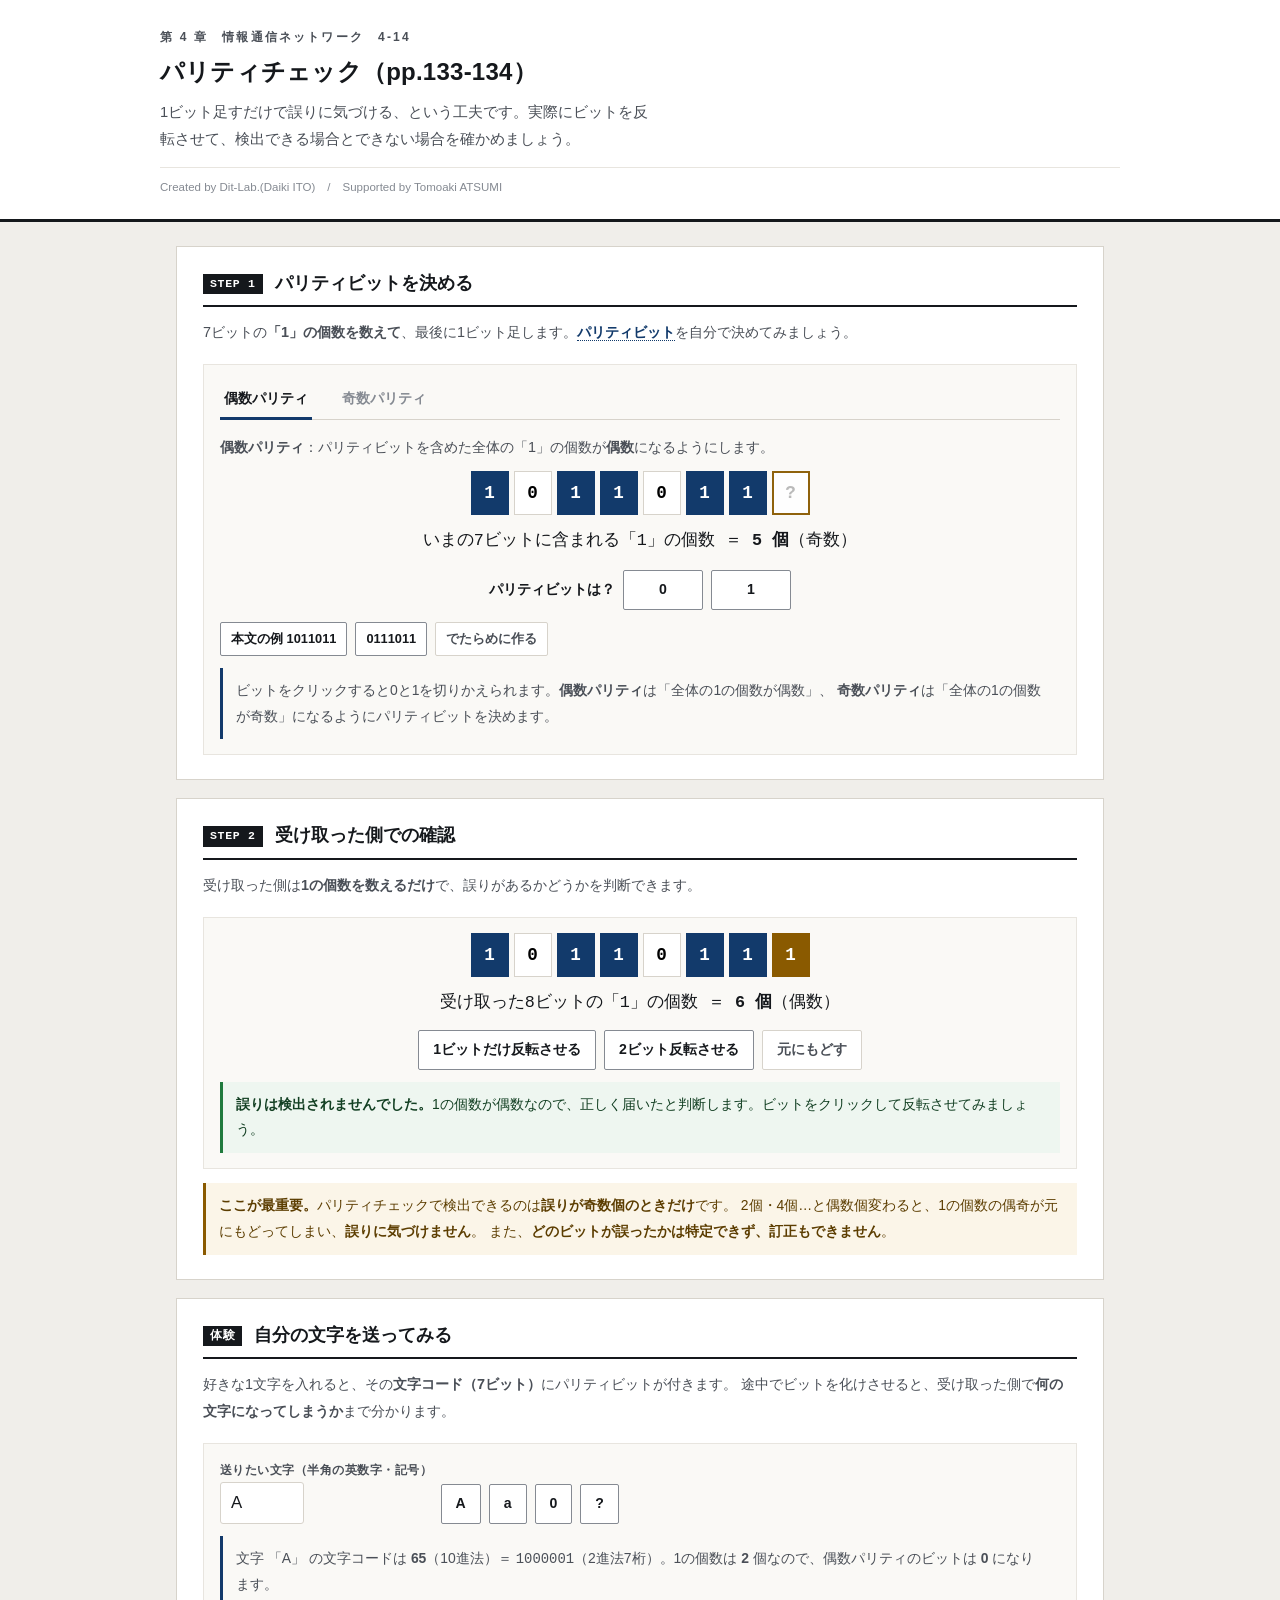
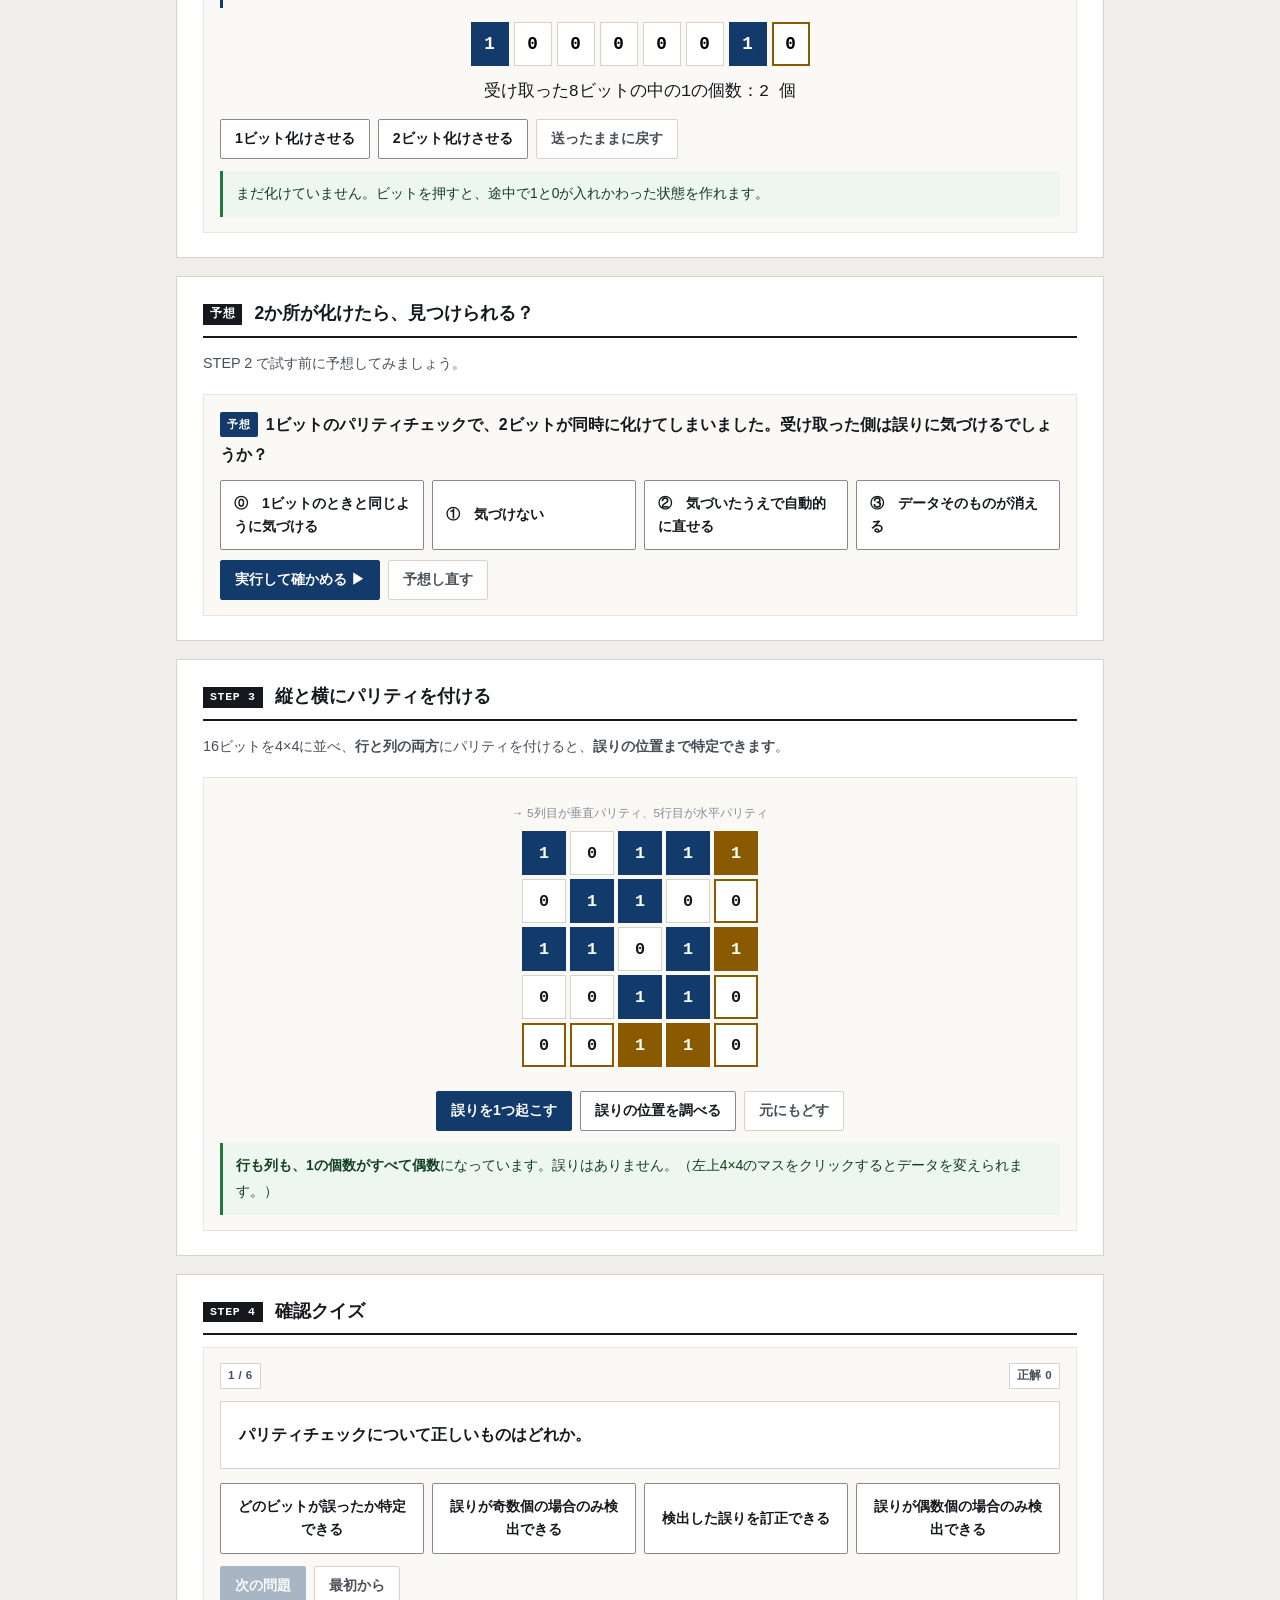
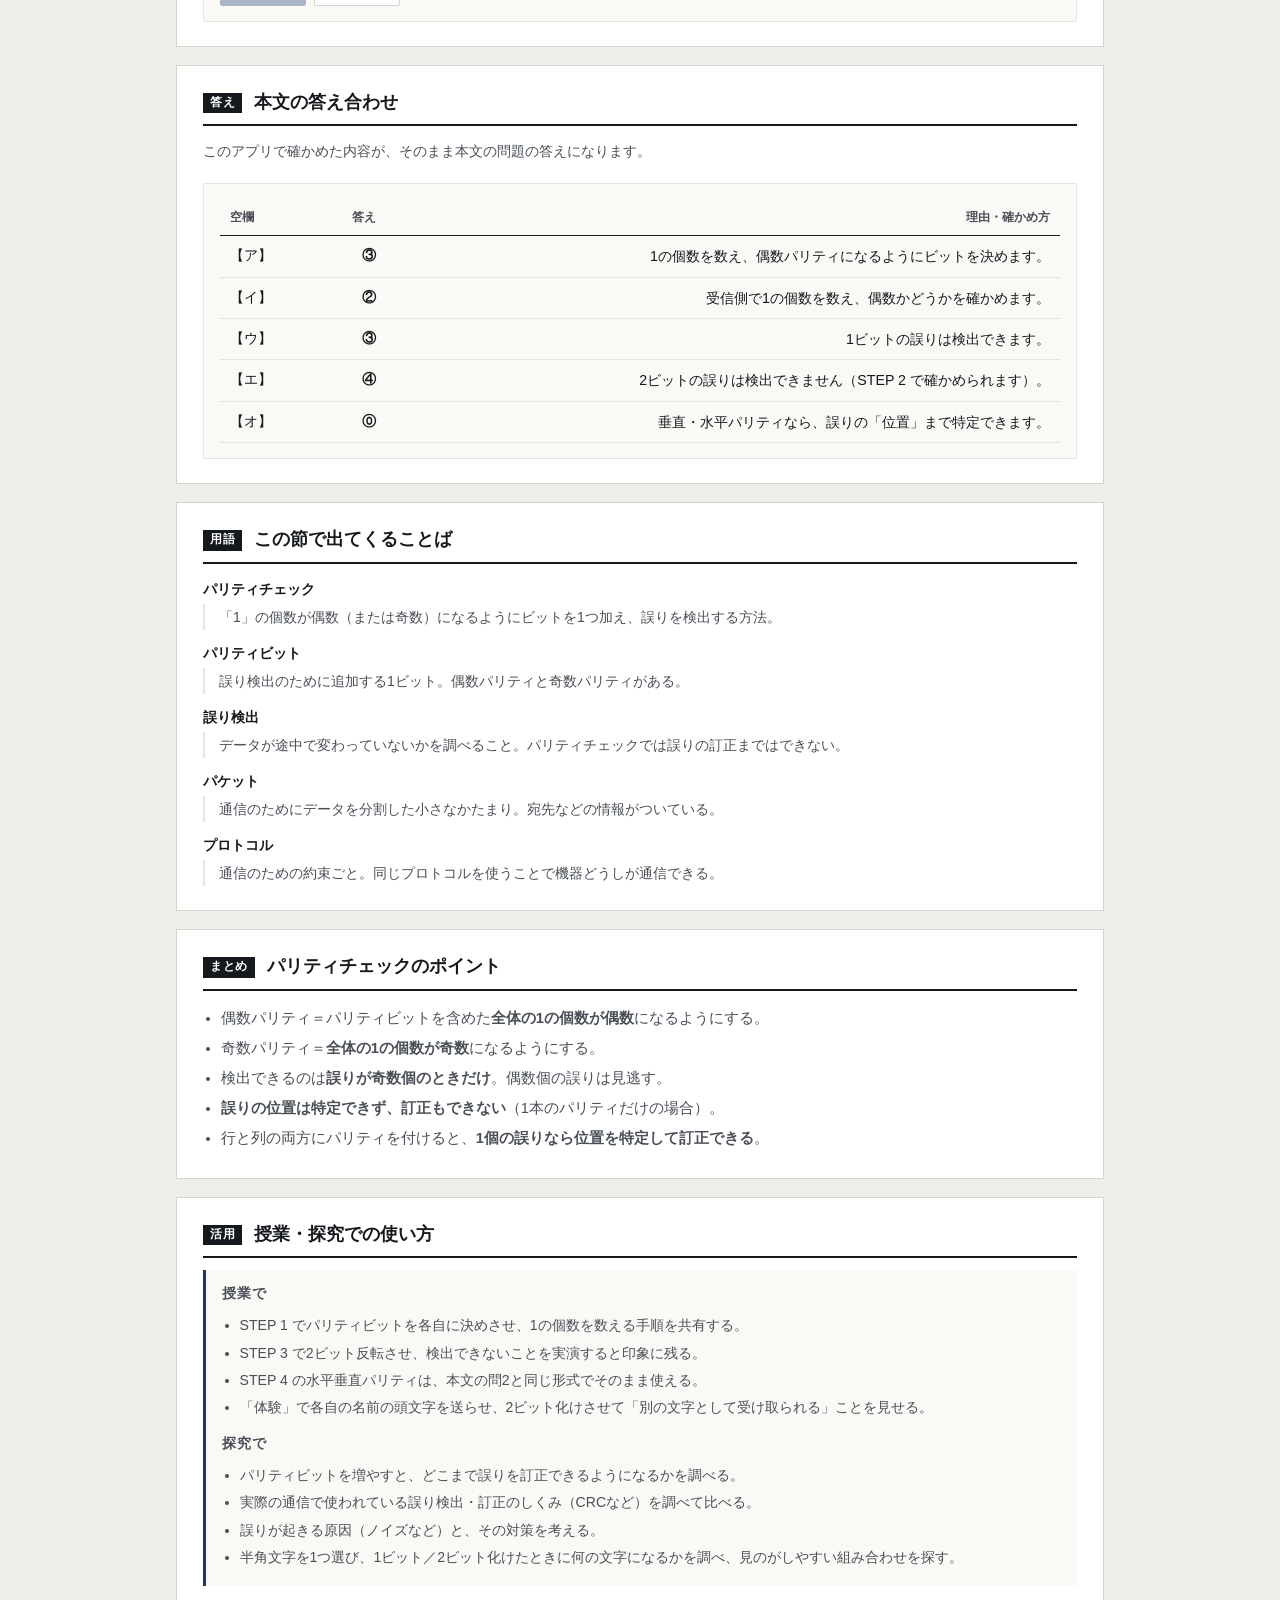
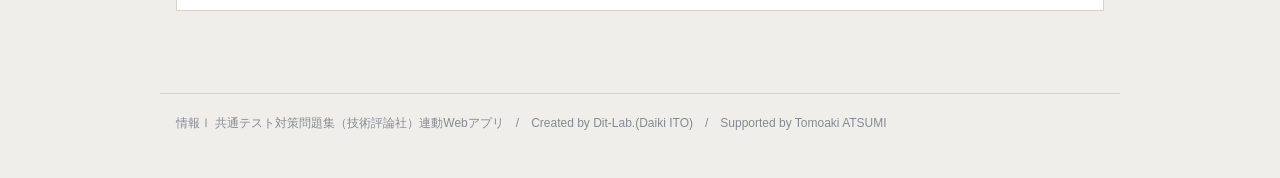
<file: index.html>
<!DOCTYPE html>
<html lang="ja">
<head>
<meta charset="UTF-8">
<meta name="viewport" content="width=device-width, initial-scale=1.0">
<title>パリティチェック｜情報Ⅰ共通テスト対策問題集</title>
<meta name="description" content="1ビット足すだけで誤りに気づける、という工夫です。実際にビットを反転させて、検出できる場合とできない場合を確かめましょう。">
<link rel="icon" href="data:image/svg+xml,%3Csvg xmlns=%22http://www.w3.org/2000/svg%22 viewBox=%220 0 32 32%22%3E%3Crect width=%2232%22 height=%2232%22 fill=%22%2315181c%22/%3E%3Ctext x=%2216%22 y=%2222%22 font-size=%2218%22 font-family=%22monospace%22 fill=%22%23fff%22 text-anchor=%22middle%22%3E01%3C/text%3E%3C/svg%3E">
<link rel="stylesheet" href="css/style.css?v=bdbb3cb0">
<link rel="stylesheet" href="css/app.css?v=d88605f2">
</head>
<body>

<header class="app-header">
  <div class="inner">
    <span class="eyebrow">第 4 章　情報通信ネットワーク　4-14</span>
    <h1>パリティチェック（pp.133-134）</h1>
    <p class="lead">1ビット足すだけで誤りに気づける、という工夫です。実際にビットを反転させて、検出できる場合とできない場合を確かめましょう。</p>
    <p class="credit">Created by Dit-Lab.(Daiki ITO)　/　Supported by Tomoaki ATSUMI</p>
  </div>
</header>

<main class="wrap">
  <section class="step" id="step1">
    <h2><span class="no">STEP 1</span>パリティビットを決める</h2>
    <p class="desc">7ビットの<strong>「1」の個数を数えて</strong>、最後に1ビット足します。<span class="term" data-t="パリティビット">パリティビット</span>を自分で決めてみましょう。</p>

    <div class="panel">
      <div class="seg" role="group" aria-label="パリティの種類" style="margin-bottom:14px">
        <button id="modeEven" aria-pressed="true">偶数パリティ</button>
        <button id="modeOdd" aria-pressed="false">奇数パリティ</button>
      </div>
      <p style="font-size:.9rem;color:var(--ink-2);margin-bottom:10px" id="modeDesc"></p>

      <div class="bitrow" id="bits1"></div>
      <div class="cnt" id="cnt1"></div>

      <div class="btn-row" style="margin-top:14px;justify-content:center">
        <span style="font-size:.9rem;font-weight:700">パリティビットは？</span>
        <button class="btn" data-p="0" style="min-width:80px">0</button>
        <button class="btn" data-p="1" style="min-width:80px">1</button>
      </div>
      <div class="note" id="pFb" hidden style="margin-top:12px"></div>
      <div class="btn-row" style="margin-top:12px">
        <button class="btn sm" data-set="1011011">本文の例 1011011</button>
        <button class="btn sm" data-set="0111011">0111011</button>
        <button class="btn sm ghost" id="randBits">でたらめに作る</button>
      </div>
      <div class="note info" style="margin-top:12px">
        ビットをクリックすると0と1を切りかえられます。<strong>偶数パリティ</strong>は「全体の1の個数が偶数」、
        <strong>奇数パリティ</strong>は「全体の1の個数が奇数」になるようにパリティビットを決めます。
      </div>
    </div>
  </section>

  <section class="step" id="step2">
    <h2><span class="no">STEP 2</span>受け取った側での確認</h2>
    <p class="desc">受け取った側は<strong>1の個数を数えるだけ</strong>で、誤りがあるかどうかを判断できます。</p>
    <div class="panel">
      <div class="bitrow" id="bits2"></div>
      <div class="cnt" id="cnt2"></div>
      <div class="btn-row" style="margin-top:12px;justify-content:center">
        <button class="btn" id="flip1">1ビットだけ反転させる</button>
        <button class="btn" id="flip2">2ビット反転させる</button>
        <button class="btn ghost" id="restore2">元にもどす</button>
      </div>
      <div class="note" id="checkNote" style="margin-top:12px"></div>
    </div>
    <div class="note warn" style="margin-top:14px">
      <strong>ここが最重要。</strong>パリティチェックで検出できるのは<strong>誤りが奇数個のときだけ</strong>です。
      2個・4個…と偶数個変わると、1の個数の偶奇が元にもどってしまい、<strong>誤りに気づけません</strong>。
      また、<strong>どのビットが誤ったかは特定できず、訂正もできません</strong>。
    </div>
  </section>

  <section class="step" id="stepMine">
    <h2><span class="no">体験</span>自分の文字を送ってみる</h2>
    <p class="desc">好きな1文字を入れると、その<strong>文字コード（7ビット）</strong>にパリティビットが付きます。
      途中でビットを化けさせると、受け取った側で<strong>何の文字になってしまうか</strong>まで分かります。</p>
    <div class="panel">
      <div class="btn-row" style="flex-wrap:wrap;align-items:flex-end">
        <label class="fld" for="myChar" style="margin:0">送りたい文字（半角の英数字・記号）<br>
          <input type="text" id="myChar" class="mono pin" maxlength="1" value="A" style="width:5em"></label>
        <button class="btn" data-mc="A">A</button>
        <button class="btn" data-mc="a">a</button>
        <button class="btn" data-mc="0">0</button>
        <button class="btn" data-mc="?">?</button>
      </div>
      <div class="note" id="myCode" style="margin-top:12px"></div>
      <div class="bitrow" id="myBits" style="margin-top:14px"></div>
      <div class="cnt" id="myCnt"></div>
      <div class="btn-row" style="margin-top:12px;flex-wrap:wrap">
        <button class="btn" id="myFlip1">1ビット化けさせる</button>
        <button class="btn" id="myFlip2">2ビット化けさせる</button>
        <button class="btn ghost" id="myRestore">送ったままに戻す</button>
      </div>
      <div class="note" id="myNote" style="margin-top:12px"></div>
    </div>
  </section>

  <section class="step">
    <h2><span class="no">予想</span>2か所が化けたら、見つけられる？</h2>
    <p class="desc">STEP 2 で試す前に予想してみましょう。</p>
    <div class="panel"><div id="pdP"></div></div>
  </section>

  <section class="step" id="step3">
    <h2><span class="no">STEP 3</span>縦と横にパリティを付ける</h2>
    <p class="desc">16ビットを4×4に並べ、<strong>行と列の両方</strong>にパリティを付けると、<strong>誤りの位置まで特定できます</strong>。</p>
    <div class="panel">
      <div class="gridwrap">
        <div class="axislbl" style="margin-bottom:6px">→ 5列目が垂直パリティ、5行目が水平パリティ</div>
        <div class="grid44" id="grid44"></div>
      </div>
      <div class="btn-row" style="margin-top:14px;justify-content:center">
        <button class="btn primary" id="makeErr">誤りを1つ起こす</button>
        <button class="btn" id="findErr">誤りの位置を調べる</button>
        <button class="btn ghost" id="resetGrid">元にもどす</button>
      </div>
      <div class="note" id="gridNote" style="margin-top:12px"></div>
    </div>
  </section>

  <section class="step" id="step4">
    <h2><span class="no">STEP 4</span>確認クイズ</h2>
    <div class="panel">
      <div class="qhead">
        <span class="badge" id="qProgress">1 / 1</span>
        <span class="badge">正解 <span class="score" id="qScore">0</span></span>
      </div>
      <div class="card-q"><div class="q-scene" id="qText"></div></div>
      <div class="choice4" id="qChoices"></div>
      <div class="note" id="qFb" hidden style="margin-top:12px"></div>
      <div class="btn-row" style="margin-top:12px">
        <button class="btn primary" id="qNext" disabled>次の問題</button>
        <button class="btn ghost" id="qReset">最初から</button>
      </div>
    </div>
  </section>

  <section class="step" id="ansBox">
    <h2><span class="no">答え</span>本文の答え合わせ</h2>
    <p class="desc">このアプリで確かめた内容が、そのまま本文の問題の答えになります。</p>
    <div class="panel">
      <div class="tbl-scroll"><table class="tbl"><thead><tr><th>空欄</th><th>答え</th><th>理由・確かめ方</th></tr></thead><tbody><tr><td class="mono">【ア】</td><td class="mono"><strong>③</strong></td><td>1の個数を数え、偶数パリティになるようにビットを決めます。</td></tr><tr><td class="mono">【イ】</td><td class="mono"><strong>②</strong></td><td>受信側で1の個数を数え、偶数かどうかを確かめます。</td></tr><tr><td class="mono">【ウ】</td><td class="mono"><strong>③</strong></td><td>1ビットの誤りは検出できます。</td></tr><tr><td class="mono">【エ】</td><td class="mono"><strong>④</strong></td><td>2ビットの誤りは検出できません（STEP 2 で確かめられます）。</td></tr><tr><td class="mono">【オ】</td><td class="mono"><strong>⓪</strong></td><td>垂直・水平パリティなら、誤りの「位置」まで特定できます。</td></tr></tbody></table></div>
    </div>
  </section>

  <section class="step" id="glossary">
    <h2><span class="no">用語</span>この節で出てくることば</h2>
    <div id="glossBox"></div>
  </section>

  <section class="step">
    <h2><span class="no">まとめ</span>パリティチェックのポイント</h2>
    <ul style="margin:0;padding-left:1.2em;color:var(--ink-2);font-size:.92rem;line-height:2.05">
      <li>偶数パリティ＝パリティビットを含めた<strong>全体の1の個数が偶数</strong>になるようにする。</li>
      <li>奇数パリティ＝<strong>全体の1の個数が奇数</strong>になるようにする。</li>
      <li>検出できるのは<strong>誤りが奇数個のときだけ</strong>。偶数個の誤りは見逃す。</li>
      <li><strong>誤りの位置は特定できず、訂正もできない</strong>（1本のパリティだけの場合）。</li>
      <li>行と列の両方にパリティを付けると、<strong>1個の誤りなら位置を特定して訂正できる</strong>。</li>
    </ul>
  </section>

  <section class="step">
    <h2><span class="no">活用</span>授業・探究での使い方</h2>
    <div class="use-note">
      <h3>授業で</h3>
      <ul>
        <li>STEP 1 でパリティビットを各自に決めさせ、1の個数を数える手順を共有する。</li>
        <li>STEP 3 で2ビット反転させ、検出できないことを実演すると印象に残る。</li>
        <li>STEP 4 の水平垂直パリティは、本文の問2と同じ形式でそのまま使える。</li>
        <li>「体験」で各自の名前の頭文字を送らせ、2ビット化けさせて「別の文字として受け取られる」ことを見せる。</li>
      </ul>
      <h3 style="margin-top:12px">探究で</h3>
      <ul>
        <li>パリティビットを増やすと、どこまで誤りを訂正できるようになるかを調べる。</li>
        <li>実際の通信で使われている誤り検出・訂正のしくみ（CRCなど）を調べて比べる。</li>
        <li>誤りが起きる原因（ノイズなど）と、その対策を考える。</li>
        <li>半角文字を1つ選び、1ビット／2ビット化けたときに何の文字になるかを調べ、見のがしやすい組み合わせを探す。</li>
      </ul>
    </div>
  </section>

</main>

<footer class="app-footer">
  情報Ⅰ 共通テスト対策問題集（技術評論社）連動Webアプリ　/　Created by Dit-Lab.(Daiki ITO)　/　Supported by Tomoaki ATSUMI
</footer>

<script src="js/tools.js?v=c07db610"></script>
<script src="js/terms.js?v=92038844"></script>
<script src="js/predict.js?v=1b9c8bf0"></script>
<script src="js/app.js?v=5dbbbcf5"></script>
</body>
</html>
</file>
<file: css/style.css>
/* =========================================================
   情報Ⅰ 共通テスト対策問題集 — Web アプリ共通スタイル
   紙面（参考書）に寄せた設計。装飾色は使わず、色は意味を持つときだけ。
   ========================================================= */

:root{
  --paper:#ffffff;
  --paper-2:#faf9f6;      /* うすい紙 */
  --bg:#f0eeea;           /* 台紙 */
  --ink:#15181c;
  --ink-2:#4a4f57;
  --ink-3:#858a92;
  --rule:#d7d3cb;         /* 罫線 */
  --rule-2:#e8e5df;
  --accent:#123a6b;       /* 濃紺。主要操作と現在地だけに使う */
  --accent-w:#e9eef6;
  --zero:#c0392b;         /* 左＝0 */
  --one:#1d4ed8;          /* 右＝1 */
  --ok:#1f7a3d;   --ok-bg:#eef6f0;
  --ng:#b3261e;   --ng-bg:#fbefee;
  --warn:#8a5a00; --warn-bg:#fbf5e8;
  --font:"Hiragino Kaku Gothic ProN","Hiragino Sans","Yu Gothic Medium","Yu Gothic",
         "Noto Sans JP",Meiryo,-apple-system,BlinkMacSystemFont,sans-serif;
  --mono:"SFMono-Regular",Menlo,Consolas,"Courier New",monospace;
}

*{box-sizing:border-box}
[hidden]{display:none !important}
html{-webkit-text-size-adjust:100%}
body{
  margin:0; background:var(--bg); color:var(--ink);
  font-family:var(--font); font-size:16px; line-height:1.85;
  font-feature-settings:"palt" 1;
}
h1,h2,h3,h4{line-height:1.45; margin:0; font-weight:700}
p{margin:0 0 .75em} p:last-child{margin-bottom:0}
a{color:var(--accent)}

/* ---------- 標題 ---------- */
.app-header{background:var(--paper); border-bottom:3px solid var(--ink); padding:26px 20px 20px}
.app-header .inner{max-width:960px; margin:0 auto}
.app-header .eyebrow{
  font-size:.75rem; font-weight:700; color:var(--ink-2); letter-spacing:.18em;
  display:block; margin-bottom:7px;
}
.app-header h1{font-size:1.5rem; letter-spacing:.01em}
.app-header .lead{font-size:.92rem; color:var(--ink-2); margin-top:9px; max-width:60ch}
.app-header .credit{
  font-size:.72rem; color:var(--ink-3); margin-top:14px;
  padding-top:9px; border-top:1px solid var(--rule-2);
}

/* ---------- 版面 ---------- */
.wrap{max-width:960px; margin:0 auto; padding:24px 16px 64px}
.step{background:var(--paper); border:1px solid var(--rule); padding:24px 26px; margin-bottom:18px}
.step > h2{
  display:flex; align-items:baseline; gap:12px; font-size:1.1rem;
  padding-bottom:9px; border-bottom:2px solid var(--ink); margin-bottom:12px;
}
.step > h2 .no{
  flex:none; font-family:var(--mono); font-size:.72rem; font-weight:700;
  background:var(--ink); color:var(--paper); padding:2px 7px; letter-spacing:.06em;
  position:relative; top:-2px;
}
.step > .desc{color:var(--ink-2); font-size:.9rem; margin-bottom:18px}
.step[hidden]{display:none}

.grid{display:grid; gap:20px}
.grid > *{min-width:0}          /* 子の中身で列が広がるのを防ぐ */
@media(min-width:800px){ .grid.c2{grid-template-columns:1fr 1fr} }
@media(min-width:800px){ .grid.c21{grid-template-columns:1.45fr 1fr} }

.panel{border:1px solid var(--rule-2); background:var(--paper-2); padding:15px 16px; min-width:0}
.panel > h3{
  font-size:.8rem; font-weight:700; color:var(--ink-2); letter-spacing:.08em;
  margin-bottom:12px; padding-bottom:6px; border-bottom:1px solid var(--rule);
}

/* ---------- 部品 ---------- */
.btn{
  appearance:none; border:1px solid var(--ink-3); background:var(--paper); color:var(--ink);
  font-family:inherit; font-size:.88rem; font-weight:700; padding:8px 14px;
  border-radius:2px; cursor:pointer; min-height:40px; line-height:1.4;
  transition:background .12s, border-color .12s, color .12s;
}
.btn:hover:not(:disabled){background:var(--accent-w); border-color:var(--accent); color:var(--accent)}
.btn:disabled{opacity:.35; cursor:not-allowed}
.btn.primary{background:var(--accent); color:var(--paper); border-color:var(--accent)}
.btn.primary:hover:not(:disabled){background:#0d2c53; color:var(--paper)}
.btn.ghost{border-color:var(--rule); color:var(--ink-2)}
.btn.sm{font-size:.8rem; padding:5px 10px; min-height:34px}
.btn-row{display:flex; flex-wrap:wrap; gap:8px; align-items:center}

/* タブ（見出し下線式） */
.seg{display:flex; gap:0; border-bottom:1px solid var(--rule)}
.seg button{
  appearance:none; border:0; background:transparent; font-family:inherit; font-size:.88rem;
  font-weight:700; color:var(--ink-3); padding:9px 4px; margin-right:26px; cursor:pointer;
  border-bottom:3px solid transparent; margin-bottom:-1px; min-height:40px;
}
.seg button:hover{color:var(--ink-2)}
.seg button[aria-pressed="true"]{color:var(--ink); border-bottom-color:var(--accent)}

label.fld{display:block; font-size:.78rem; font-weight:700; color:var(--ink-2); margin-bottom:5px; letter-spacing:.04em}
input[type=text], textarea, input[type=number]{
  width:100%; font-family:inherit; font-size:1rem; color:var(--ink);
  border:1px solid var(--ink-3); border-radius:2px; padding:9px 11px;
  background:var(--paper); min-height:42px;
}
input:focus, textarea:focus{outline:2px solid var(--accent); outline-offset:-1px; border-color:var(--accent)}
.btn:focus-visible, .seg button:focus-visible, .node-card:focus-visible{outline:2px solid var(--accent); outline-offset:2px}
textarea{resize:vertical; line-height:1.7}
.mono{font-family:var(--mono)}

table.tbl{width:100%; border-collapse:collapse; font-size:.89rem}
table.tbl th, table.tbl td{border-bottom:1px solid var(--rule-2); padding:7px 10px; text-align:right}
table.tbl th:first-child, table.tbl td:first-child{text-align:left}
table.tbl thead th{border-bottom:1.5px solid var(--ink); font-size:.76rem; color:var(--ink-2); font-weight:700; white-space:nowrap}
.tbl-scroll{overflow-x:auto; -webkit-overflow-scrolling:touch; max-width:100%}

.note{padding:10px 13px; font-size:.87rem; border-left:3px solid var(--ink-3); background:var(--paper-2); overflow-wrap:break-word; word-break:break-word}
.note.ok{background:var(--ok-bg); border-left-color:var(--ok); color:#123f22}
.note.ng{background:var(--ng-bg); border-left-color:var(--ng); color:#6d1a15}
.note.info{background:var(--paper-2); border-left-color:var(--accent); color:var(--ink-2)}
.note.warn{background:var(--warn-bg); border-left-color:var(--warn); color:#5c3d00}
.note[hidden]{display:none}

.badge{
  display:inline-block; font-size:.72rem; font-weight:700; padding:1px 7px;
  border:1px solid var(--rule); color:var(--ink-2); background:var(--paper); letter-spacing:.04em;
}

/* 数値は罫線で仕切るだけ。カードにしない */
.metrics{display:flex; flex-wrap:wrap; gap:0; border-top:1px solid var(--rule)}
.metric{flex:1 1 130px; padding:11px 14px 11px 0; border-right:1px solid var(--rule-2)}
.metric:last-child{border-right:0}
.metric .k{font-size:.74rem; color:var(--ink-3); font-weight:700; letter-spacing:.05em}
.metric .v{font-size:1.6rem; font-weight:700; line-height:1.3; font-family:var(--mono); letter-spacing:-.01em}
.metric .s{font-size:.76rem; color:var(--ink-2)}

.bit0{color:var(--zero); font-weight:700}
.bit1{color:var(--one); font-weight:700}

.app-footer{
  max-width:960px; margin:0 auto; padding:18px 16px 44px; color:var(--ink-3);
  font-size:.75rem; border-top:1px solid var(--rule);
}
.sr-only{position:absolute;width:1px;height:1px;overflow:hidden;clip:rect(0 0 0 0);white-space:nowrap}

@media(max-width:640px){
  body{font-size:15px}
  .app-header{padding:20px 16px 16px}
  .app-header h1{font-size:1.16rem}
  .wrap{padding:16px 12px 52px}
  .step{padding:18px 15px}
  .seg button{margin-right:18px; font-size:.84rem}
  .metric{flex-basis:50%; border-right:0}
}
@media (prefers-reduced-motion:reduce){ *{animation:none!important; transition:none!important} }

/* ---------- 自分のデータ・共有・印刷 ---------- */
.toolbar{display:flex; flex-wrap:wrap; gap:8px; align-items:center; margin-top:12px;
  padding-top:12px; border-top:1px solid var(--rule-2)}
.toolbar .hint{font-size:.78rem; color:var(--ink-3)}
.paste-area{width:100%; min-height:110px; font-family:var(--mono); font-size:.86rem}
.use-note{background:var(--paper-2); border-left:3px solid var(--accent); padding:14px 16px; font-size:.88rem}
.use-note h3{font-size:.86rem; letter-spacing:.06em; margin-bottom:8px; color:var(--ink-2)}
.use-note ol, .use-note ul{margin:0; padding-left:1.25em; line-height:1.95; color:var(--ink-2)}

@media print{
  body{background:#fff}
  .app-header{border-bottom:2px solid #000}
  .step{border:1px solid #bbb; break-inside:avoid; page-break-inside:avoid; margin-bottom:12px}
  .btn, .seg, .toolbar, input[type=range]{display:none !important}
  .note{border-left-width:2px}
  a[href]:after{content:""}
}

/* ---------- 入力グリッド ---------- */
.dg-scroll{overflow:auto; -webkit-overflow-scrolling:touch; border:1px solid var(--rule); background:var(--paper); max-height:420px}
table.dg{border-collapse:collapse; font-family:var(--mono); font-size:.9rem; min-width:100%}
table.dg th, table.dg td{border:1px solid var(--rule-2); padding:0}
table.dg thead th{background:var(--paper-2); position:sticky; top:0; z-index:2}
table.dg .dg-n{background:var(--paper-2); color:var(--ink-3); font-size:.76rem; font-weight:400;
  text-align:center; min-width:34px; padding:0 4px; position:sticky; left:0; z-index:1}
table.dg .dg-corner{background:var(--paper-2); min-width:34px; position:sticky; left:0; z-index:3}
table.dg .dg-act{background:var(--paper-2); width:34px}
.dg-h, .dg-c{width:100%; min-width:96px; border:0; background:transparent; font-family:inherit;
  font-size:.9rem; padding:8px 9px; color:var(--ink); min-height:38px}
.dg-h{font-weight:700; font-family:var(--font); font-size:.82rem; color:var(--ink-2)}
.dg-c.num{text-align:right}
.dg-c:focus, .dg-h:focus{outline:2px solid var(--accent); outline-offset:-2px; background:var(--accent-w)}
.dg-del{border:0; background:transparent; color:var(--ink-3); cursor:pointer; width:32px; height:34px; font-size:1rem}
.dg-del:hover{color:var(--ng)}
.dg-tools{display:flex; flex-wrap:wrap; gap:8px; align-items:center; margin-top:10px}
.dg-hint{font-size:.76rem; color:var(--ink-3)}

/* ---------- ファイル読み込み ---------- */
.filebox{display:flex; flex-wrap:wrap; gap:10px; align-items:center; padding:12px;
  border:1px dashed var(--rule); background:var(--paper-2)}
.filebox input[type=file]{font-size:.85rem; font-family:inherit; max-width:100%}
.filebox .sel{max-width:220px}
.filelabel{display:inline-flex; align-items:center; gap:6px; font-size:.85rem; font-weight:700;
  border:1px solid var(--ink-3); background:var(--paper); padding:8px 14px; border-radius:2px; cursor:pointer; min-height:40px}
.filelabel:hover{border-color:var(--accent); color:var(--accent); background:var(--accent-w)}
.filelabel input{display:none}

/* ---------- 用語解説 ---------- */
.term{position:relative; border-bottom:1.5px dotted var(--accent); cursor:help; color:var(--accent); font-weight:700}
.term .term-pop{display:none; position:absolute; left:0; top:1.7em; z-index:50; width:min(300px,78vw);
  background:var(--paper); border:1px solid var(--ink-3); box-shadow:0 6px 20px rgba(0,0,0,.14);
  padding:10px 12px; font-size:.82rem; font-weight:400; color:var(--ink-2); line-height:1.75;
  border-left:3px solid var(--accent); cursor:auto; text-align:left}
.term .term-pop b{display:block; color:var(--ink); font-size:.86rem; margin-bottom:3px}
.term.open .term-pop{display:block}
dl.gloss{margin:0; font-size:.88rem}
dl.gloss dt{font-weight:700; color:var(--ink); margin-top:10px}
dl.gloss dt:first-child{margin-top:0}
dl.gloss dd{margin:2px 0 0; color:var(--ink-2); line-height:1.85; padding-left:1em; border-left:2px solid var(--rule-2)}
@media print{ .term{border-bottom:0; color:inherit} .term .term-pop{display:none !important} }

/* ---------- スマホ・タブレット ---------- */
@media (max-width:1024px){
  /* iOS で入力時に画面が勝手に拡大するのを防ぐ（16px 未満だとズームする） */
  input[type=text], input[type=number], textarea, select, .dg-c, .dg-h{ font-size:16px }
  .dg-c, .dg-h{ min-width:110px }
}
@media (max-width:820px){
  .grid.c2,.grid.c21{grid-template-columns:1fr}
  .dg-scroll{max-height:340px}
  .filebox{flex-direction:column; align-items:stretch}
  .filebox .sel{max-width:100%}
  .term .term-pop{left:auto; right:0; width:min(280px,86vw)}
}
@media (max-width:480px){
  .step > h2{font-size:1rem; flex-wrap:wrap}
  .metrics{gap:0}
  .metric{flex-basis:50%; padding-right:10px}
  .metric .v{font-size:1.3rem}
  .btn{padding:8px 12px}
  .dg-tools{gap:6px}
  .dg-hint{width:100%}
}
/* タッチ操作でのスクロールを滑らかに */
.tbl-scroll, .dg-scroll, .tree-box{ -webkit-overflow-scrolling:touch; overscroll-behavior-x:contain }

/* 幅指定つきの入力欄がスマートフォンではみ出さないようにする */
input[type=text], input[type=number], input[type=search], textarea, select{ max-width:100% }
.btn-row > label{ min-width:0; max-width:100% }
.btn-row > label input, .btn-row > label select{ max-width:100% }

/* 共通：○×判定・並べかえ（quiz.js 用） */
.abcde{border:1px solid var(--rule); border-radius:3px; overflow:hidden}
.abcde > div{border-top:1px solid var(--rule); padding:10px 12px}
.abcde > div:first-child{border-top:0}
.abcde .st{display:flex; gap:10px; align-items:flex-start; flex-wrap:wrap}
.abcde .st .k{font-weight:700; font-family:var(--mono); min-width:1.4em}
.abcde .st .t{flex:1; min-width:12em}
.abcde .jb{display:flex; gap:6px}
.abcde .jb .btn{min-width:3.4em; padding:6px 10px; text-align:center}
.prep{display:grid; grid-template-columns:repeat(auto-fit,minmax(150px,1fr)); gap:10px; margin-top:10px}
.prep .slot{border:1px dashed var(--ink-3); border-radius:3px; padding:10px; min-height:92px; background:var(--paper)}
.prep .slot.filled{border-style:solid}
.prep .slot .tag{font:700 .74rem/1.4 var(--mono); color:var(--accent); display:block; margin-bottom:6px}
.prep .slot .txt{font-size:.86rem; line-height:1.7}
.cards{display:flex; flex-wrap:wrap; gap:8px; margin-top:10px}
.cards .c{border:1px solid var(--ink-3); border-radius:3px; padding:9px 12px; background:var(--paper);
  cursor:pointer; font-size:.88rem; max-width:100%; text-align:left; font-family:inherit; color:var(--ink)}
.cards .c:hover{background:var(--warn-bg)}
.cards .c.used{opacity:.35; pointer-events:none}

/* --- 予想してから実行 --- */
.pmark{display:inline-block; background:var(--accent); color:#fff; font-size:.7rem; font-weight:700;
  letter-spacing:.08em; padding:2px 7px; border-radius:2px; margin-right:8px; vertical-align:2px}
input.pin{font-size:1.05rem; padding:7px 10px; border:1px solid var(--rule); border-radius:3px;
  width:9em; max-width:100%; background:#fff}
.btn-row .unit{color:var(--muted); font-size:.9rem}
.choice4 .btn.on{border-color:var(--accent); box-shadow:inset 0 0 0 1px var(--accent); font-weight:700}
/* 設問文の見出し（flex ではなく通常の段落。.qhead は左右振り分け用なので用途が別） */
.pq{margin:0 0 10px; font-weight:700; line-height:1.85}

/* --- 自分のテーマでやってみる（ワークシート） --- */
.wsheet{display:grid; gap:14px}
@media(min-width:760px){ .wsheet{grid-template-columns:1fr 1fr} }
.wsf{display:block}
.wsf .wsl{display:block; font-weight:700; font-size:.9rem; margin-bottom:3px}
.wsf .wsh{display:block; font-size:.78rem; color:var(--muted); margin-bottom:5px; line-height:1.6}
.wsf textarea{width:100%; max-width:100%; font:inherit; font-size:.92rem; line-height:1.75;
  padding:8px 10px; border:1px solid var(--rule); border-radius:3px; background:#fff; resize:vertical}
.wsf textarea:focus{outline:2px solid var(--accent); outline-offset:-2px}
.wsout{margin-top:14px; border:1px solid var(--ink-3); border-radius:3px; background:#fff; padding:16px 18px}
.wsout h4{margin:0 0 10px; font-size:1rem}
.wsout dl{margin:0}
.wsout dt{font-weight:700; font-size:.84rem; color:var(--accent); margin-top:10px}
.wsout dd{margin:2px 0 0; font-size:.92rem; line-height:1.85; white-space:pre-wrap}
.wsout .wsmsg{margin:10px 0 0; font-size:.86rem; color:var(--muted)}
@media print{
  .app-header, .btn-row, .step:not(.wsprint){ display:none !important }
  .wsout{border:none; padding:0}
}
</file>
<file: css/app.css>
.qhead{display:flex; justify-content:space-between; align-items:center; margin-bottom:12px}
.card-q{border:1px solid var(--rule); background:var(--paper); padding:18px; margin-bottom:14px}
.q-scene{font-size:1rem; font-weight:700; line-height:1.9}
.choice4{display:grid; gap:8px; grid-template-columns:repeat(auto-fit,minmax(160px,1fr))}
.choice4 .btn{text-align:left; line-height:1.65; padding:11px 13px}
.choice4 .btn.correct{background:var(--ok-bg); border-color:var(--ok); color:var(--ok)}
.choice4 .btn.wrong{background:var(--ng-bg); border-color:var(--ng); color:var(--ng)}
.choice4.locked{pointer-events:none}
.sel{width:100%; font-family:inherit; font-size:.95rem; padding:9px 11px; min-height:42px;
  border:1px solid var(--ink-3); border-radius:2px; background:var(--paper); color:var(--ink)}
input[type=range]{width:100%; accent-color:var(--accent); height:34px}
.why{font-size:.85rem; color:var(--ink-2); line-height:1.85}
.eqbox{font-family:var(--mono); font-size:1.02rem; font-weight:700; text-align:center; padding:14px;
  border:1px solid var(--rule); background:var(--paper-2); line-height:1.8}
.blankin{border:1.5px solid var(--accent); background:#fff; padding:6px 8px; text-align:center;
  font-family:var(--mono); min-height:38px; font-size:.95rem; max-width:120px}
.blankin.ok{border-color:var(--ok); background:var(--ok-bg)}
.blankin.ng{border-color:var(--ng); background:var(--ng-bg)}
table.tbl td .blankin{width:100%; max-width:none}
.bitrow{display:flex; gap:5px; flex-wrap:wrap; align-items:center; justify-content:center}
.bit{width:38px; height:44px; border:1px solid var(--rule); background:var(--paper); font-family:var(--mono);
  font-weight:700; font-size:1.1rem; cursor:pointer; padding:0}
.bit.on{background:var(--accent); color:#fff; border-color:var(--accent)}
.bit.par{border-width:2px; border-color:#8a5a00}
.bit.par.on{background:#8a5a00; border-color:#8a5a00}
.bit.flip{outline:3px solid var(--ng); outline-offset:1px}
.bit:disabled{cursor:default; opacity:.95}
.cnt{font-family:var(--mono); font-size:1.05rem; text-align:center; margin-top:10px}
.grid44{display:inline-grid; grid-template-columns:repeat(5,44px); gap:4px}
.grid44 .c{width:44px; height:44px; border:1px solid var(--rule); background:var(--paper);
  font-family:var(--mono); font-weight:700; font-size:1.05rem; display:grid; place-items:center; cursor:pointer}
.grid44 .c.on{background:var(--accent); color:#fff; border-color:var(--accent)}
.grid44 .c.par{border-color:#8a5a00; border-width:2px}
.grid44 .c.par.on{background:#8a5a00}
.grid44 .c.bad{outline:3px solid var(--ng); outline-offset:1px}
.grid44 .c.hit{background:var(--ng); color:#fff; border-color:var(--ng)}
.gridwrap{text-align:center; padding:10px}
.axislbl{font-size:.74rem; color:var(--ink-3); text-align:center}
</file>
